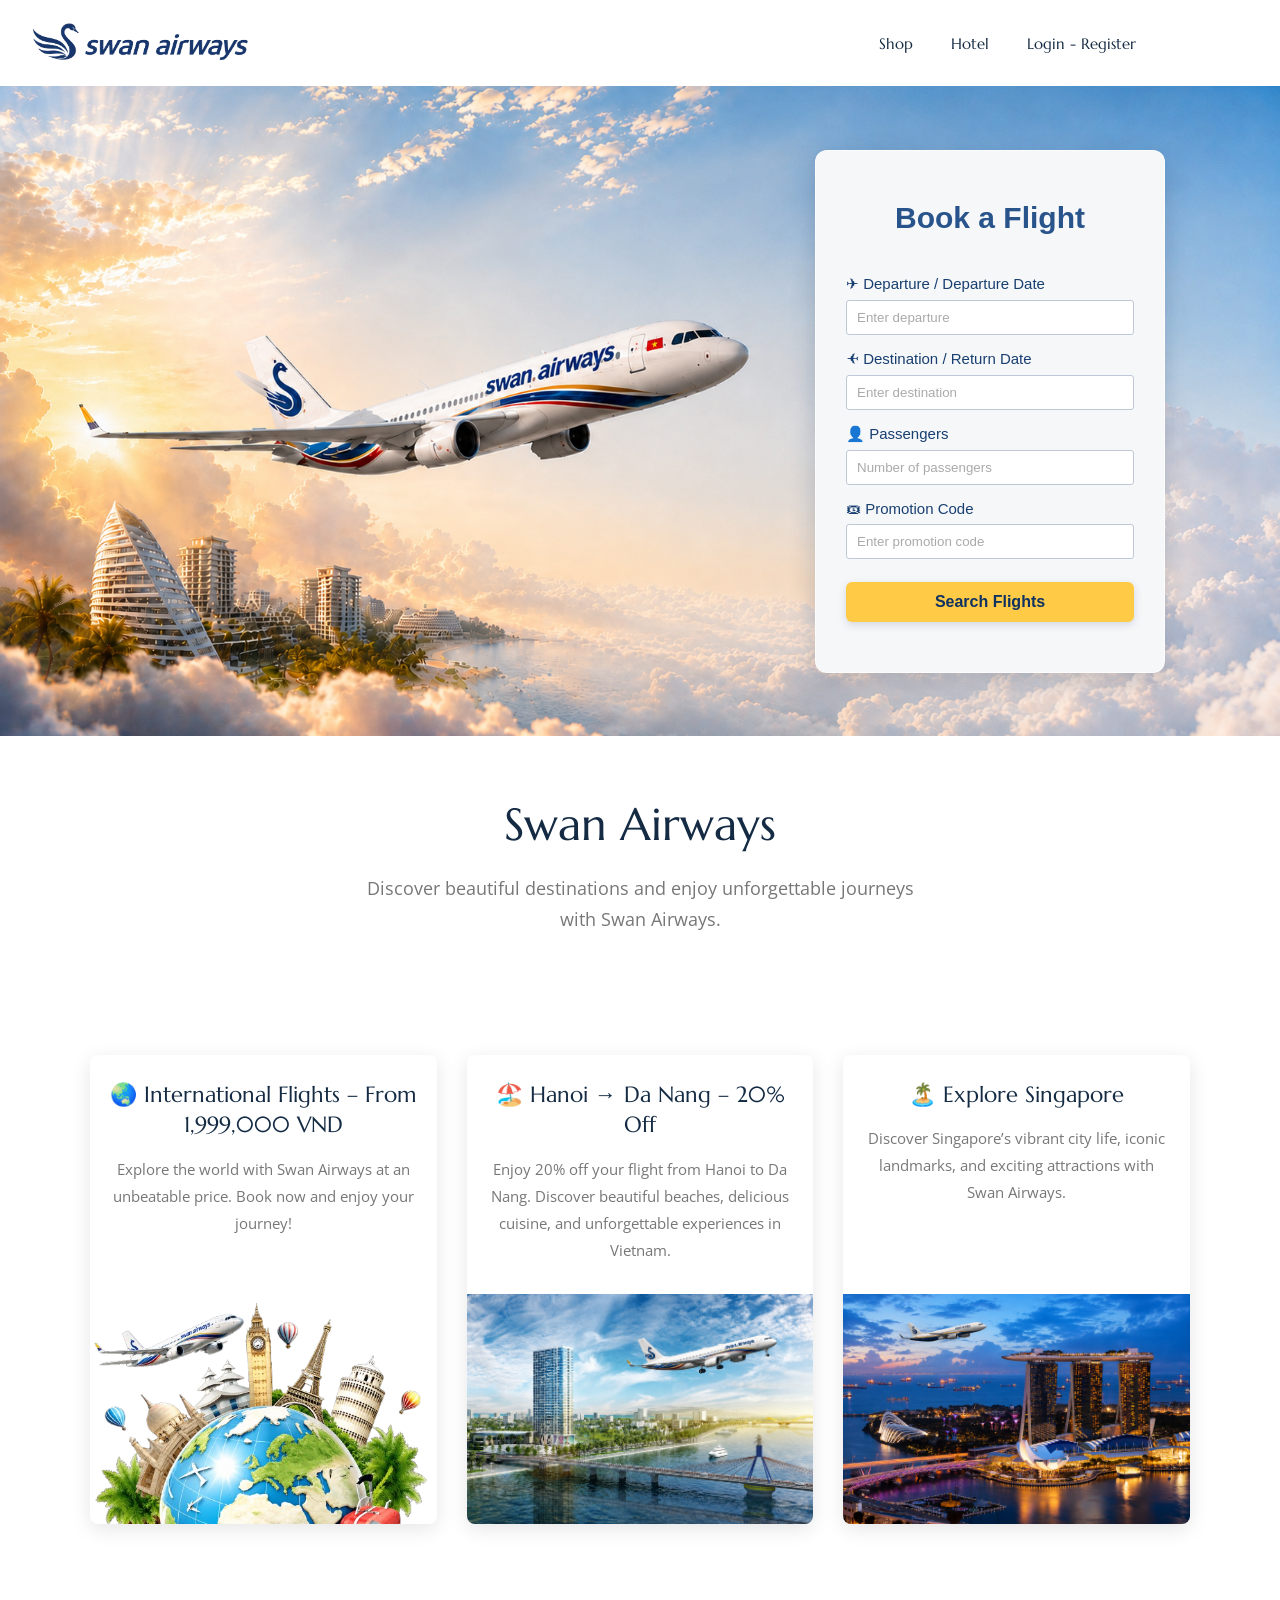
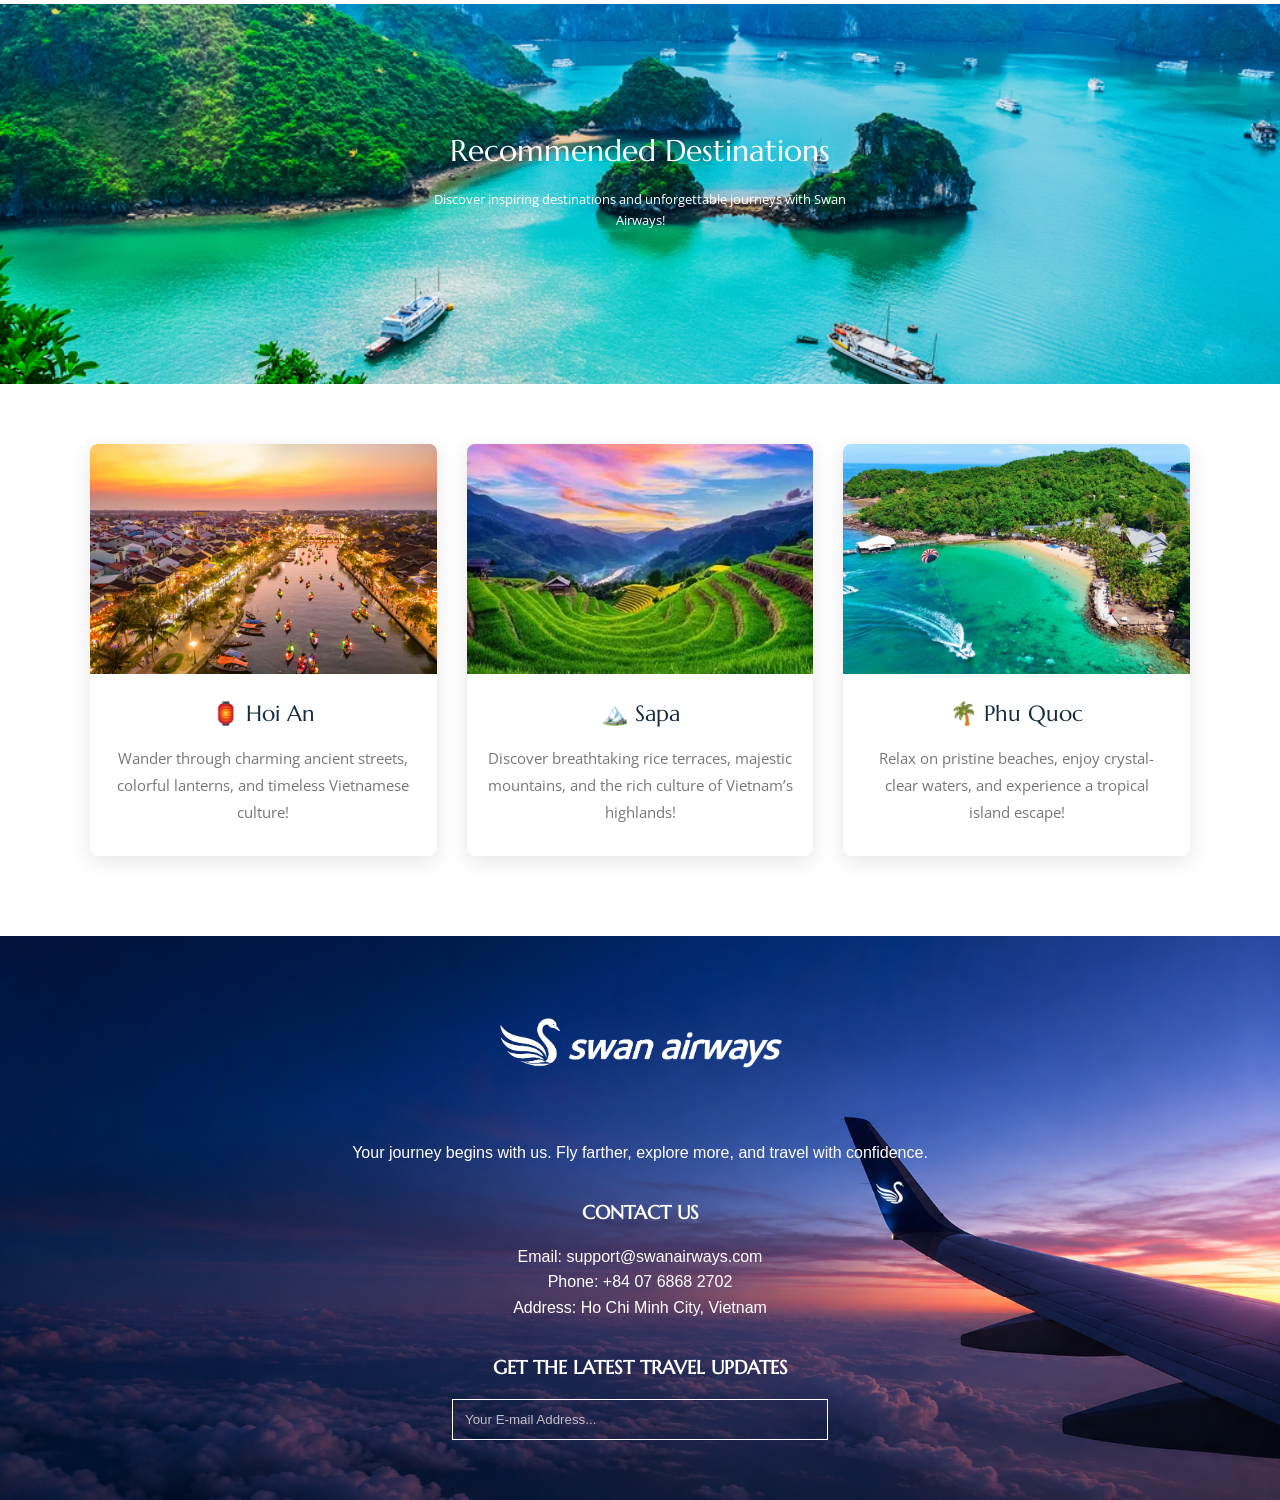
<file: index.html>
<!doctype html>
<html lang="en">
  <head>
    <meta charset="UTF-8" />
    <meta name="viewport" content="width=device-width, initial-scale=1.0" />

    <title>Swan Airways</title>

    <link rel="stylesheet" href="../assets/css/style.css" />

    <link rel="preconnect" href="https://fonts.googleapis.com" />
    <link rel="preconnect" href="https://fonts.gstatic.com" crossorigin />

    <link
      href="https://fonts.googleapis.com/css2?family=Marcellus&family=Open+Sans:wght@400;500;600&display=swap"
      rel="stylesheet"
    />
  </head>

  <body>
    <!-- ================= HEADER ================= -->

    <header id="header">
      <div class="container">
        <a href="../pages/index.html" class="logo-link">
          <img
            src="../assets/images/logo-light.png"
            alt="Swan Airways"
            class="logo"
          />
        </a>

        <nav class="nav-bar">
          <a href="../pages/shop.html">Shop</a>

          <a href="../pages/hotel.html">Hotel</a>

          <a href="../pages/login.html">Login - Register</a>
        </nav>
      </div>
    </header>

    <!-- ================= BOOKING ================= -->

    <section id="main">
      <form action="" id="Booking-form">
        <h2>Book a Flight</h2>

        <div class="input-groupb">
          <label for="departure"> ✈︎ Departure / Departure Date </label>

          <input type="text" id="departure" placeholder="Enter departure" />
        </div>

        <div class="input-groupb">
          <label for="destination">
            <span class="flight-return">✈︎</span>

            Destination / Return Date
          </label>

          <input type="text" id="destination" placeholder="Enter destination" />
        </div>

        <div class="input-groupb">
          <label for="passenger"> 👤 Passengers </label>

          <input
            type="text"
            id="passenger"
            placeholder="Number of passengers"
          />
        </div>

        <div class="input-groupb">
          <label for="promotion"> 🎟 Promotion Code </label>

          <input
            type="text"
            id="promotion"
            placeholder="Enter promotion code"
          />
        </div>

        <button type="submit" class="Booking-btn">Search Flights</button>
      </form>
    </section>

    <!-- ================= HERO ================= -->

    <section id="hero-section">
      <div class="container">
        <h1 class="hero-heading">Swan Airways</h1>

        <p class="hero-desc">
          Discover beautiful destinations and enjoy unforgettable journeys with
          Swan Airways.
        </p>
      </div>
    </section>

    <!-- ================= 3 CARD ================= -->

    <section class="features">
      <!-- CARD 1 -->

      <div class="featcard">
        <div class="featcard-content">
          <h3>🌏 International Flights – From 1,999,000 VND</h3>

          <p>
            Explore the world with Swan Airways at an unbeatable price. Book now
            and enjoy your journey!
          </p>
        </div>

        <img src="../assets/images/c1.png" alt="International Flights" />
      </div>

      <!-- CARD 2 -->

      <div class="featcard">
        <div class="featcard-content">
          <h3>🏖️ Hanoi → Da Nang – 20% Off</h3>

          <p>
            Enjoy 20% off your flight from Hanoi to Da Nang. Discover beautiful
            beaches, delicious cuisine, and unforgettable experiences in
            Vietnam.
          </p>
        </div>

        <img src="../assets/images/c2.png" alt="Hanoi to Da Nang" />
      </div>

      <!-- CARD 3 -->

      <div class="featcard">
        <div class="featcard-content">
          <h3>🏝️ Explore Singapore</h3>

          <p>
            Discover Singapore’s vibrant city life, iconic landmarks, and
            exciting attractions with Swan Airways.
          </p>
        </div>

        <img src="../assets/images/c3.png" alt="Explore Singapore" />
      </div>
    </section>

    <!-- ================= RECOMMENDED DESTINATIONS BANNER ================= -->

    <section class="coffee-products">
      <div class="coffee-products-content">
        <h2>Recommended Destinations</h2>

        <p>
          Discover inspiring destinations and unforgettable journeys with Swan
          Airways!
        </p>
      </div>
    </section>

    <!-- ================= DESTINATION CARDS ================= -->

    <div class="blog-list">
      <!-- ================= HOI AN ================= -->

      <div class="blog-card">
        <img src="../assets/images/ha1.avif" alt="Hoi An" />

        <div class="blog-card-content">
          <h3>🏮 Hoi An</h3>

          <p>
            Wander through charming ancient streets, colorful lanterns, and
            timeless Vietnamese culture!
          </p>
        </div>
      </div>

      <!-- ================= SAPA ================= -->

      <div class="blog-card">
        <img src="../assets/images/SP.webp" alt="Sapa" />

        <div class="blog-card-content">
          <h3>🏔️ Sapa</h3>

          <p>
            Discover breathtaking rice terraces, majestic mountains, and the
            rich culture of Vietnam’s highlands!
          </p>
        </div>
      </div>

      <!-- ================= PHU QUOC ================= -->

      <div class="blog-card">
        <img src="../assets/images/PQ.webp" alt="Phu Quoc" />

        <div class="blog-card-content">
          <h3>🌴 Phu Quoc</h3>

          <p>
            Relax on pristine beaches, enjoy crystal-clear waters, and
            experience a tropical island escape!
          </p>
        </div>
      </div>
    </div>

    <!-- ================= FOOTER ================= -->

    <footer id="footer">
      <img src="../assets/images/logo-light2.png" alt="Swan Airways" />

      <p>
        Your journey begins with us. Fly farther, explore more, and travel with
        confidence.
      </p>

      <h3>CONTACT US</h3>

      <p>
        Email: support@swanairways.com
        <br />

        Phone: +84 07 6868 2702
        <br />

        Address: Ho Chi Minh City, Vietnam
      </p>

      <h3>GET THE LATEST TRAVEL UPDATES</h3>

      <div class="input-group">
        <label for="footer-email"> Email </label>

        <input
          type="email"
          id="footer-email"
          placeholder="Your E-mail Address..."
        />
      </div>
    </footer>
  </body>
</html>
</file>
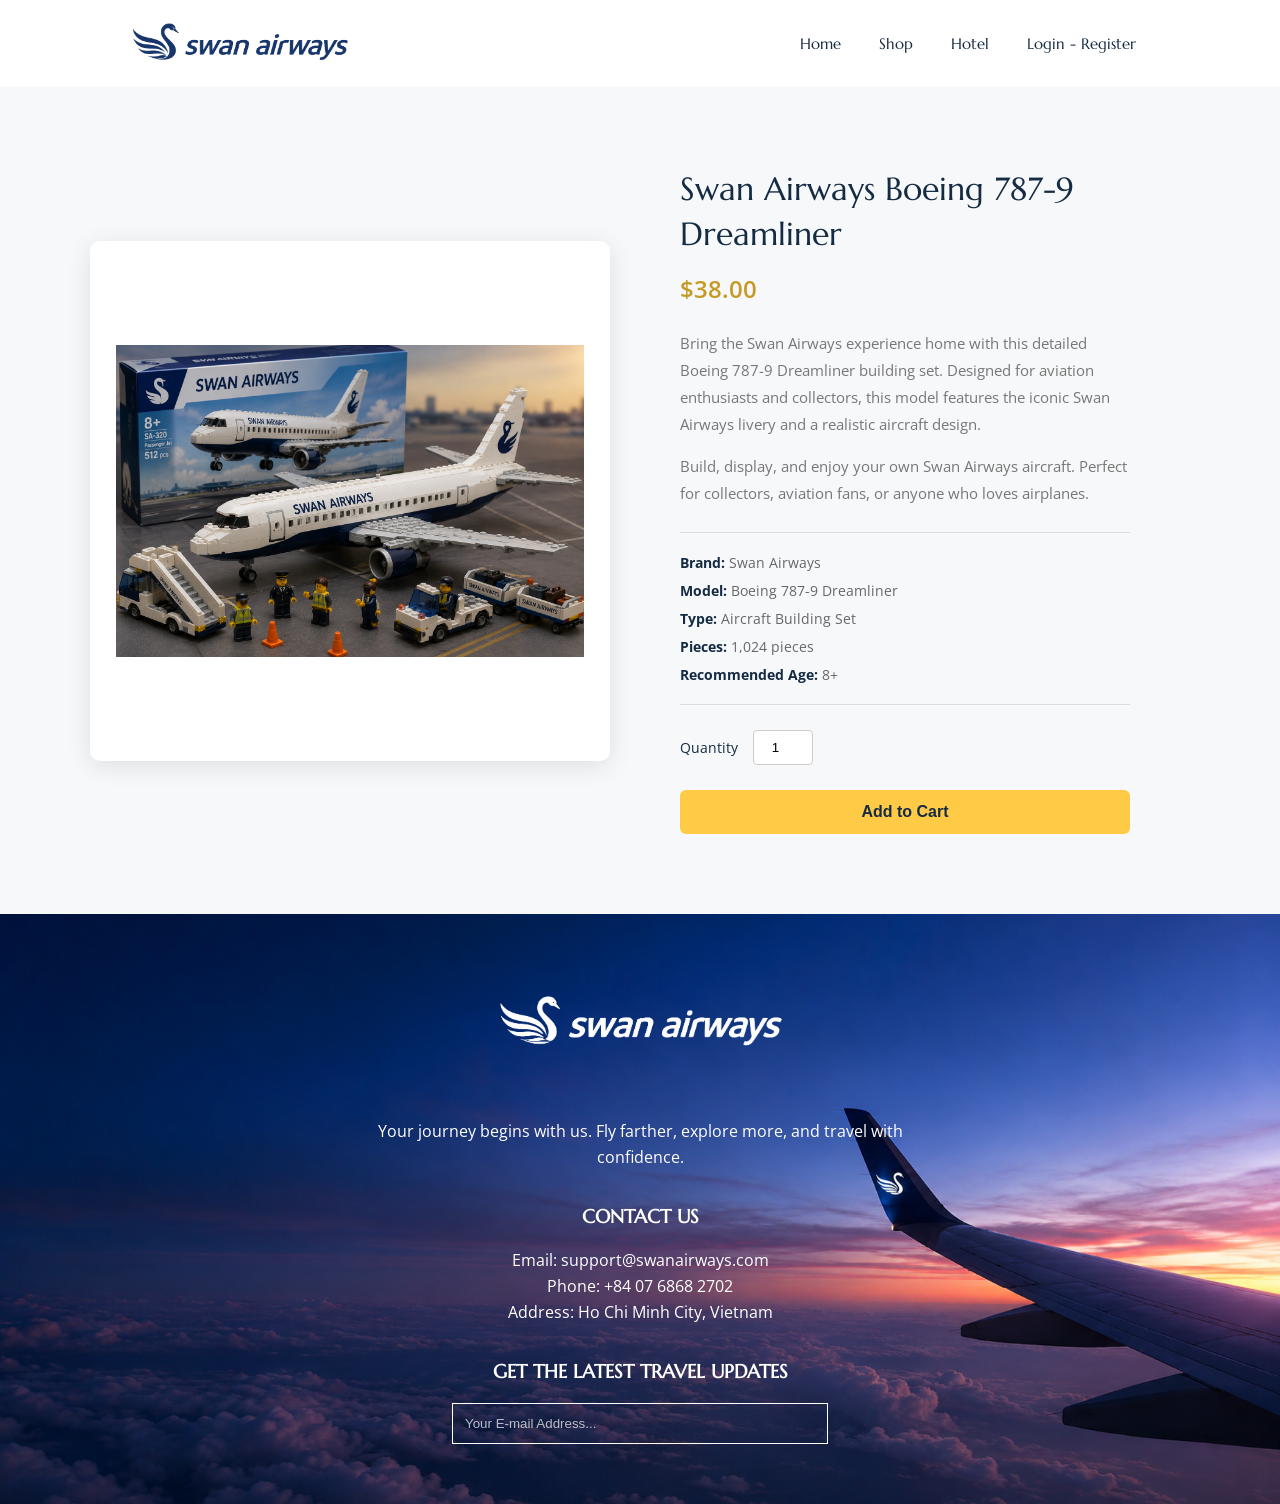
<file: pages/detail.html>
<!doctype html>
<html lang="en">
  <head>
    <meta charset="UTF-8" />
    <meta name="viewport" content="width=device-width, initial-scale=1.0" />

    <title>Swan Airways Boeing 787-9 Dreamliner</title>

    <link rel="stylesheet" href="../../assets/css/detail.css" />

    <link rel="preconnect" href="https://fonts.googleapis.com" />
    <link rel="preconnect" href="https://fonts.gstatic.com" crossorigin />

    <link
      href="https://fonts.googleapis.com/css2?family=Marcellus&family=Open+Sans:wght@400;500;600&display=swap"
      rel="stylesheet"
    />
  </head>

  <body>
    <!-- ================= PREMIUM HEADER ================= -->

    <header id="header">
      <div class="container">
        <a href="../pages/index.html" class="logo-link">
          <img
            src="../assets/images/logo-light.png"
            alt="Swan Airways"
            class="logo"
          />
        </a>

        <nav class="nav-bar">
          <a href="../pages/index.html">Home</a>
          <a href="../pages/shop.html">Shop</a>
          <a href="../pages/hotel.html">Hotel</a>

          <a href="../pages/login.html">Login - Register</a>
        </nav>
      </div>
    </header>

    <!-- ================= PRODUCT DETAIL ================= -->

    <section class="product-detail">
      <div class="product-detail-container">
        <div class="product-image">
          <img
            id="product-image"
            src="../assets/images/lego1.png"
            alt="Swan Airways Boeing 787-9 Dreamliner"
          />
        </div>

        <div class="product-info">
          <h1 id="product-name">Swan Airways Boeing 787-9 Dreamliner</h1>

          <p class="price" id="product-price">$38.00</p>

          <p class="description" id="product-description">
            Bring the Swan Airways experience home with this detailed Boeing
            787-9 Dreamliner building set. Designed for aviation enthusiasts and
            collectors, this model features the iconic Swan Airways livery and a
            realistic aircraft design.
          </p>

          <p class="description" id="product-description-2">
            Build, display, and enjoy your own Swan Airways aircraft. Perfect
            for collectors, aviation fans, or anyone who loves airplanes.
          </p>

          <!-- PRODUCT SPECS -->

          <div class="product-specs">
            <p>
              <strong>Brand:</strong>
              <span id="product-brand">Swan Airways</span>
            </p>

            <p>
              <strong>Model:</strong>
              <span id="product-model"> Boeing 787-9 Dreamliner </span>
            </p>

            <p>
              <strong>Type:</strong>
              <span id="product-type"> Aircraft Building Set </span>
            </p>

            <p>
              <strong>Pieces:</strong>
              1,024 pieces
            </p>

            <p>
              <strong>Recommended Age:</strong>
              <span id="product-age">8+</span>
            </p>
          </div>

          <!-- QUANTITY -->

          <div class="quantity">
            <label for="quantity"> Quantity </label>

            <input type="number" id="quantity" value="1" min="1" />
          </div>

          <!-- ADD TO CART -->

          <button type="button" class="add-cart">Add to Cart</button>
        </div>
      </div>
    </section>

    <!-- ================= FOOTER ================= -->

    <footer id="footer">
      <img src="../assets/images/logo-light2.png" alt="Swan Airways" />

      <p>
        Your journey begins with us. Fly farther, explore more, and travel with
        confidence.
      </p>

      <h3>CONTACT US</h3>

      <p>
        Email: support@swanairways.com
        <br />
        Phone: +84 07 6868 2702
        <br />
        Address: Ho Chi Minh City, Vietnam
      </p>

      <h3>GET THE LATEST TRAVEL UPDATES</h3>

      <div class="input-group">
        <label for="footer-email"> Email </label>

        <input
          type="email"
          id="footer-email"
          placeholder="Your E-mail Address..."
        />
      </div>
    </footer>

    <!-- ================= JAVASCRIPT ================= -->

    <script>
      const products = {
        boeing: {
          image: "../assets/images/lego1.png",
          name: "Swan Airways Boeing 787-9 Dreamliner",
          price: "$38.00",
          description:
            "Bring the Swan Airways experience home with this detailed Boeing 787-9 Dreamliner building set. Designed for aviation enthusiasts and collectors, this model features the iconic Swan Airways livery and a realistic aircraft design.",
          description2:
            "Build, display, and enjoy your own Swan Airways aircraft. Perfect for collectors, aviation fans, or anyone who loves airplanes.",
          brand: "Swan Airways",
          type: "Aircraft Building Set",
          model: "Boeing 787-9 Dreamliner",
          age: "8+",
        },

        "airport-set": {
          image: "../assets/images/lego2.png",
          name: "Swan Airways Airport Complete Set",
          price: "$199.00",
          description:
            "Create your own Swan Airways airport with this complete airport building set.",
          description2:
            "Perfect for aviation fans, collectors, and anyone who enjoys building detailed airport scenes.",
          brand: "Swan Airways",
          type: "Airport Building Set",
          model: "Airport Complete Set",
          age: "8+",
        },

        bus: {
          image: "../assets/images/lego3.png",
          name: "Swan Airways Airport Bus",
          price: "$25.00",
          description:
            "A detailed Swan Airways airport bus designed to complete your airport collection.",
          description2:
            "A great addition to your airport display and aviation collection.",
          brand: "Swan Airways",
          type: "Airport Vehicle",
          model: "Airport Bus",
          age: "8+",
        },

        dc9: {
          image: "../assets/images/lego 4.png",
          name: "Swan Airways DC-9",
          price: "$79.00",
          description:
            "A detailed Swan Airways DC-9 aircraft model made for aviation enthusiasts and collectors.",
          description2:
            "Display this classic aircraft model as part of your Swan Airways collection.",
          brand: "Swan Airways",
          type: "Aircraft Building Set",
          model: "DC-9",
          age: "8+",
        },

        h135: {
          image: "../assets/images/lego 5.png",
          name: "Swan Airways Airbus H135",
          price: "$59.00",
          description:
            "A detailed Airbus H135 model featuring the Swan Airways design.",
          description2:
            "Perfect for collectors and aviation fans who love helicopters.",
          brand: "Swan Airways",
          type: "Helicopter Building Set",
          model: "Airbus H135",
          age: "8+",
        },

        atr: {
          image: "../assets/images/lego6.png",
          name: "Swan Airways ATR 72-600",
          price: "$69.00",
          description:
            "Build your own Swan Airways ATR 72-600 with this detailed aircraft model.",
          description2:
            "A great collectible for regional aviation enthusiasts.",
          brand: "Swan Airways",
          type: "Aircraft Building Set",
          model: "ATR 72-600",
          age: "8+",
        },

        polo: {
          image: "../assets/images/s7.png",
          name: "Swan Airways Premium Polo",
          price: "$29.00",
          description:
            "A premium Swan Airways polo shirt designed with a clean and elegant airline-inspired style.",
          description2:
            "Perfect for travel, casual wear, or Swan Airways fans.",
          brand: "Swan Airways",
          type: "Apparel",
          model: "Premium Polo",
          age: "All ages",
        },

        chino: {
          image: "../assets/images/t.png",
          name: "Swan Airways Premium Chino Pants",
          price: "$39.90",
          description:
            "Comfortable and stylish Swan Airways premium chino pants.",
          description2: "Designed for a smart casual look and everyday travel.",
          brand: "Swan Airways",
          type: "Apparel",
          model: "Premium Chino Pants",
          age: "All ages",
        },

        backpack: {
          image: "../assets/images/b.png",
          name: "Swan Airways Premium Backpack",
          price: "$49.90",
          description:
            "A practical Swan Airways premium backpack designed for travel and everyday use.",
          description2:
            "Carry your essentials comfortably while showing your Swan Airways style.",
          brand: "Swan Airways",
          type: "Travel Accessory",
          model: "Premium Backpack",
          age: "All ages",
        },
      };

      /* =========================
         GET PRODUCT FROM URL
      ========================= */

      const params = new URLSearchParams(window.location.search);

      const productKey = params.get("product");

      const product = products[productKey];

      /* =========================
         DISPLAY PRODUCT
      ========================= */

      if (product) {
        document.getElementById("product-image").src = product.image;

        document.getElementById("product-image").alt = product.name;

        document.getElementById("product-name").textContent = product.name;

        document.getElementById("product-price").textContent = product.price;

        document.getElementById("product-description").textContent =
          product.description;

        document.getElementById("product-description-2").textContent =
          product.description2;

        document.getElementById("product-brand").textContent = product.brand;

        document.getElementById("product-type").textContent = product.type;

        document.getElementById("product-model").textContent = product.model;

        document.getElementById("product-age").textContent = product.age;

        document.title = product.name;
      }
    </script>
  </body>
</html>
</file>
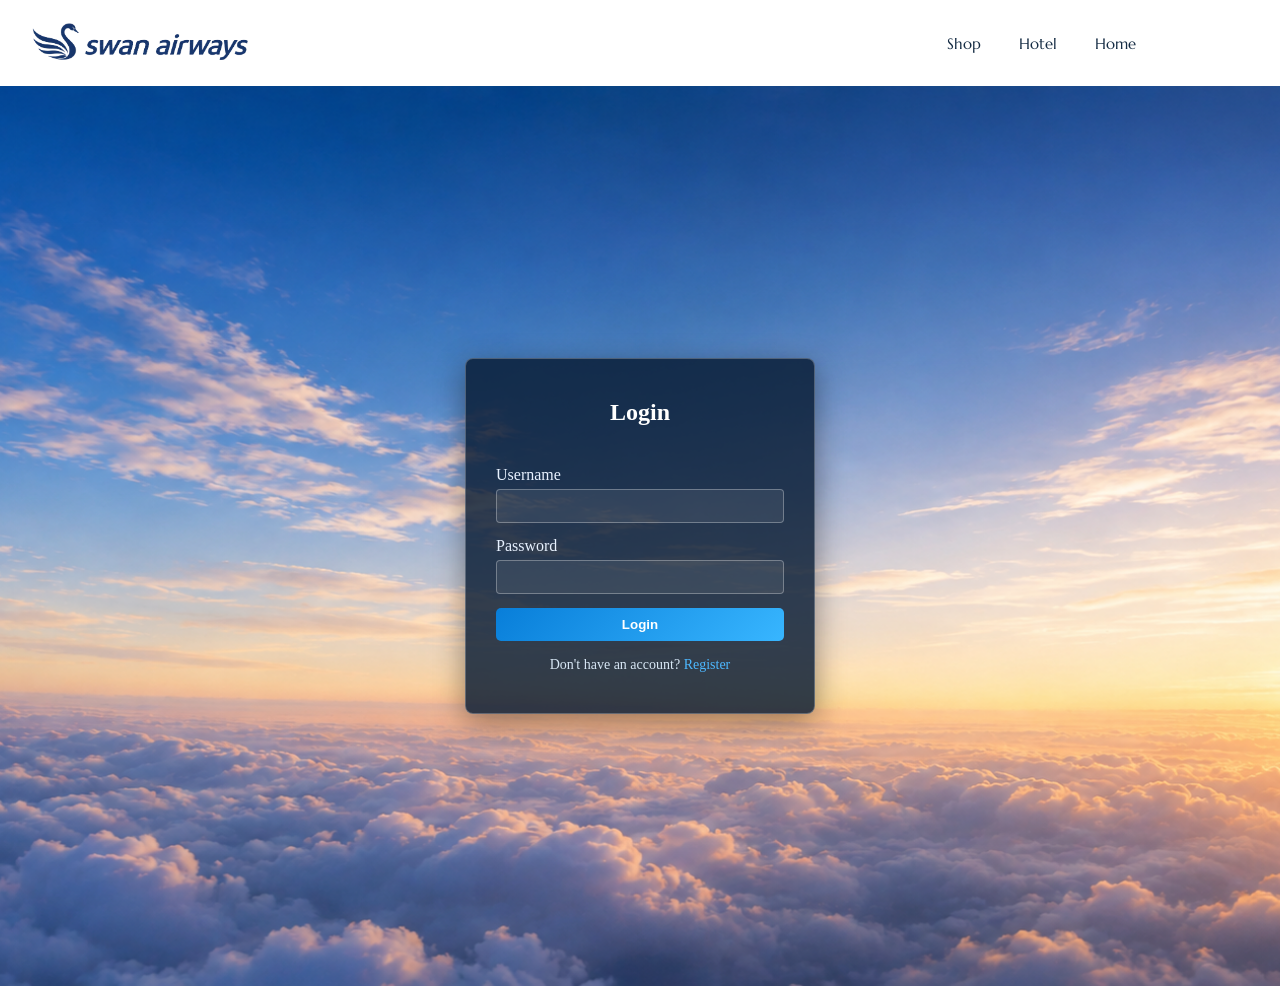
<file: pages/login.html>
<!doctype html>
<html lang="en">
  <head>
    <meta charset="UTF-8" />
    <meta name="viewport" content="width=device-width, initial-scale=1.0" />
    <title>Login</title>
    <link rel="stylesheet" href="../assets/css/login.css" />
    <link rel="preconnect" href="https://fonts.googleapis.com" />
    <link rel="preconnect" href="https://fonts.gstatic.com" />

    <link
      href="https://fonts.googleapis.com/css2?family=Marcellus&family=Open+Sans:wght@400;500;600&display=swap"
      rel="stylesheet"
    />
  </head>
  <body>
    <!-- ================= HEADER ================= -->

    <header id="header">
      <div class="container">
        <a href="../pages/index.html" class="logo-link">
          <img
            src="../assets/images/logo-light.png"
            alt="Swan Airways"
            class="logo"
          />
        </a>

        <nav class="nav-bar">
          <a href="../pages/shop.html">Shop</a>

          <a href="../pages/hotel.html">Hotel</a>

          <a href="../pages/index.html">Home</a>
        </nav>
      </div>
    </header>
    <div id="main">
      <form action="" id="login-form">
        <h2><span>Login</span></h2>
        <div class="input-group">
          <label for="Username">Username</label>
          <input type="Username" id="Username" />
        </div>
        <div class="input-group">
          <label for="password">Password</label>
          <input type="password" id="password" />
        </div>
        <button class="login-btn">Login</button>

        <p class="nav">
          Don't have an account? <a href="../pages/register.html">Register</a>
        </p>
      </form>
    </div>
  </body>
</html>
</file>
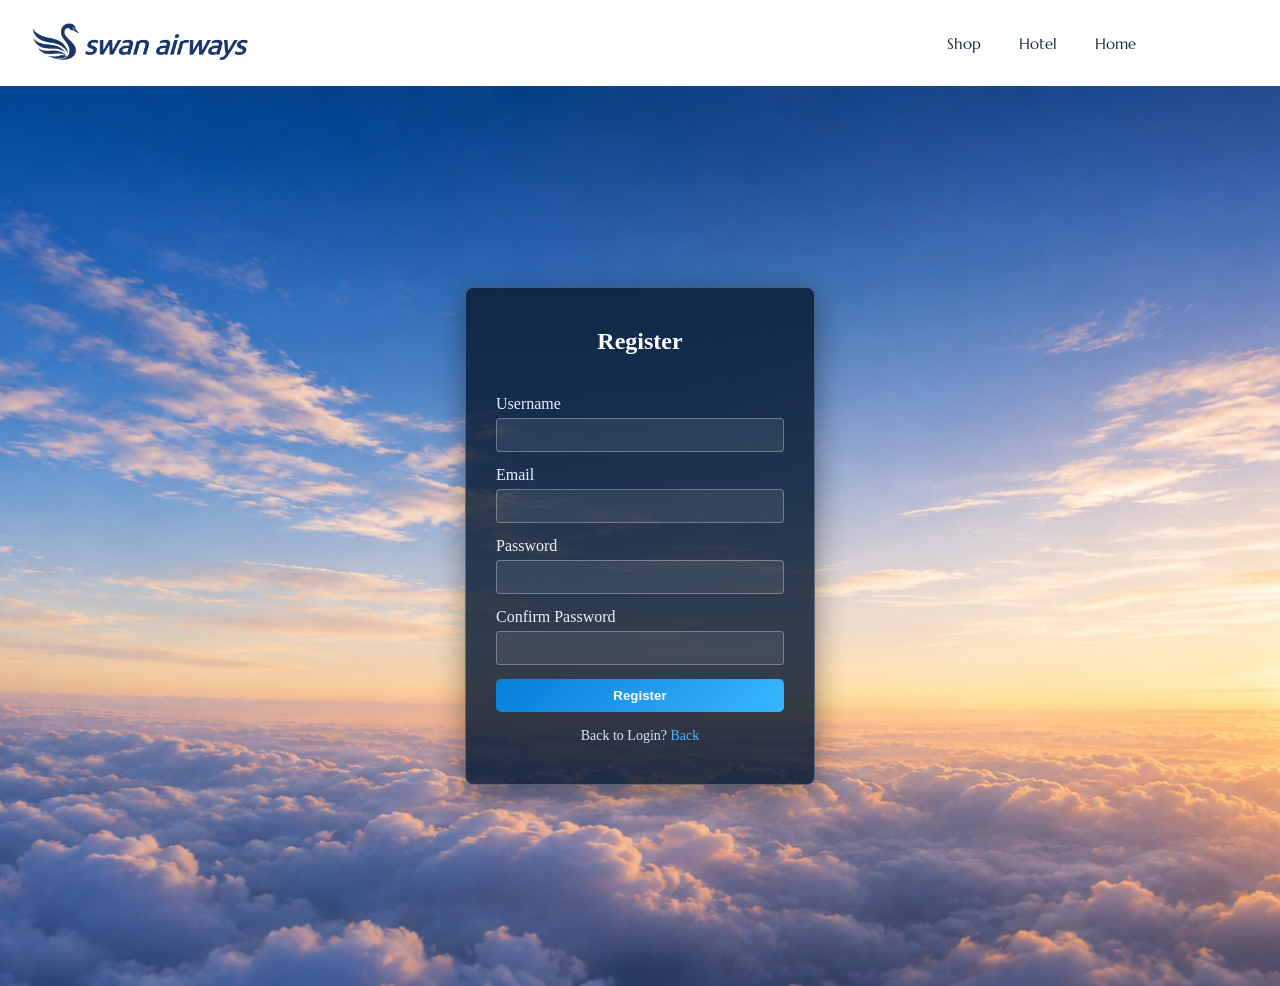
<file: pages/register.html>
<!doctype html>
<html lang="en">
  <head>
    <meta charset="UTF-8" />
    <meta name="viewport" content="width=device-width, initial-scale=1.0" />
    <title>Login</title>
    <link rel="stylesheet" href="../assets/css/register.css" />
    <link rel="preconnect" href="https://fonts.googleapis.com" />
    <link rel="preconnect" href="https://fonts.gstatic.com" />

    <link
      href="https://fonts.googleapis.com/css2?family=Marcellus&family=Open+Sans:wght@400;500;600&display=swap"
      rel="stylesheet"
    />
  </head>
<header id="header">
      <div class="container">
        <a href="../pages/index.html" class="logo-link">
          <img
            src="../assets/images/logo-light.png"
            alt="Swan Airways"
            class="logo"
          />
        </a>

        <nav class="nav-bar">
          <a href="../pages/shop.html">Shop</a>

          <a href="../pages/hotel.html">Hotel</a>

          <a href="../pages/index.html">Home</a>
        </nav>
      </div>
    </header>
  <body>
    <div id="main">
      <form action="" id="login-form">
        <h2><span>Register </span></h2>
        <div class="input-group">
          <label for="Username">Username</label>
          <input type="Username" id="Username" />
        </div>

        <div class="input-group">
          <label for="email">Email</label>
          <input type="email" id="email" />
        </div>

        <div class="input-group">
          <label for="password">Password</label>
          <input type="password" id="password" />
        </div>

        <div class="input-group">
          <label for="confirm-password">Confirm Password</label>
          <input type="confirm-password" id="confirm-password" />
        </div>
        <button class="login-btn">Register</button>

        <p class="nav">Back to Login? <a href="../pages/login.html">Back</a></p>
      </form>
    </div>
  </body>
</html>
</file>
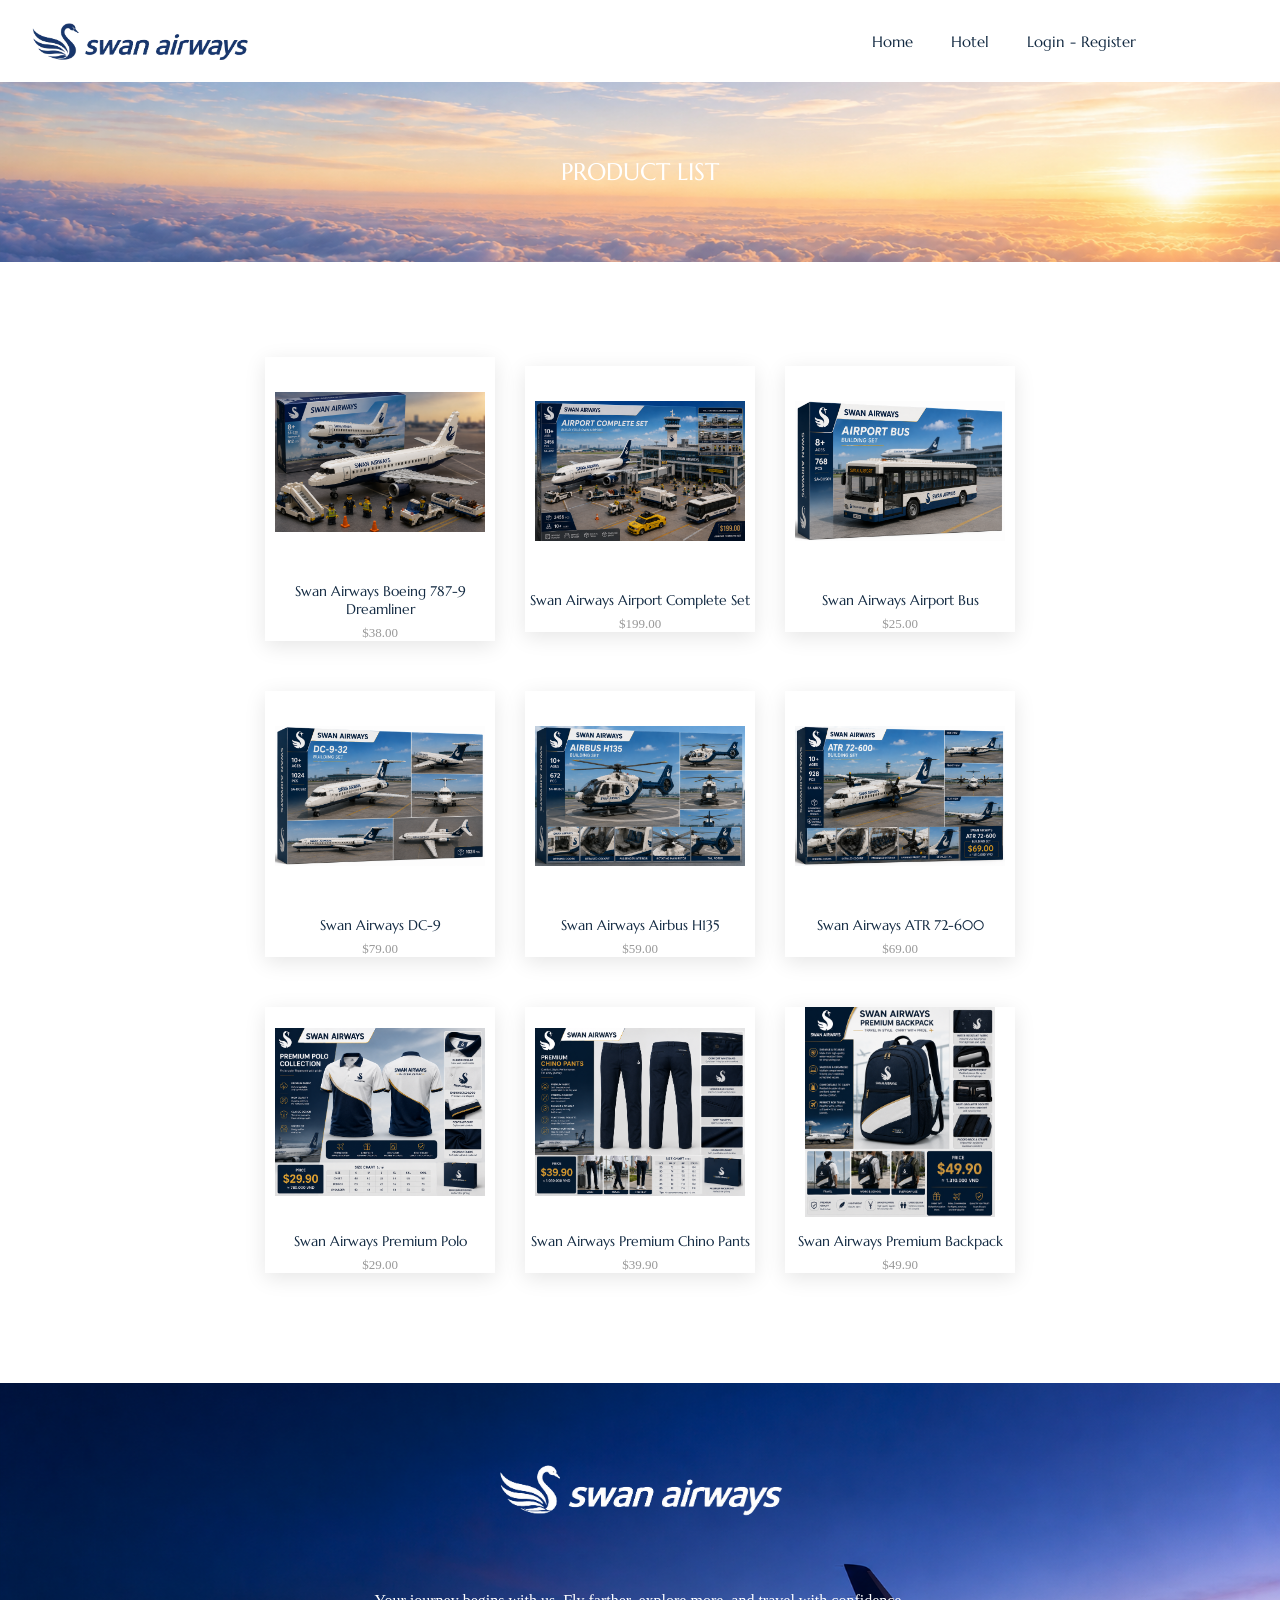
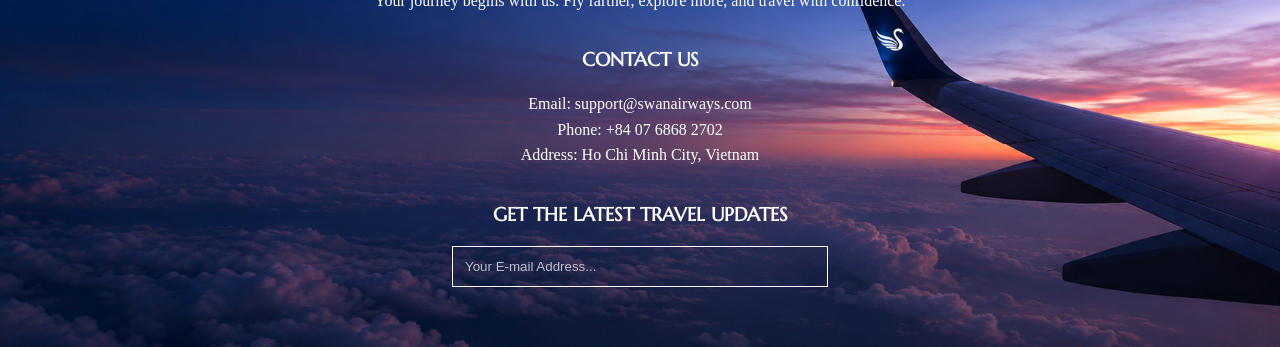
<file: pages/shop.html>
<!doctype html>
<html lang="en">
  <head>
    <meta charset="UTF-8" />
    <meta name="viewport" content="width=device-width, initial-scale=1.0" />
    <title>Document</title>

    <link rel="stylesheet" href="../assets/css/shop.css" />

    <link rel="preconnect" href="https://fonts.googleapis.com" />
    <link rel="preconnect" href="https://fonts.gstatic.com" crossorigin />

    <link
      href="https://fonts.googleapis.com/css2?family=Marcellus&display=swap"
      rel="stylesheet"
    />
  </head>

  <body>

    <!-- ================= HEADER ================= -->

    <header id="header">
      <div class="container">

        <a href="../pages/index.html" class="logo-link">
          <img
            src="../assets/images/logo-light.png"
            alt="Swan Airways"
            class="logo"
          />
        </a>

        <nav class="nav-bar">
          <a href="../pages/index.html">Home</a>

 

          <a href="../pages/hotel.html">Hotel</a>



          <a href="../pages/login.html">Login - Register</a>


        </nav>

      </div>
    </header>


    <!-- SHOP BANNER -->

    <section class="shopp-banner">
      <h1>PRODUCT LIST</h1>
    </section>


    <!-- SHOP -->

    <section class="shop">
      <div class="shop-products">

        <div class="shop-top"></div>

        <!-- PRODUCTS -->

        <div class="product-row">

          <div class="product">
            <a href="../pages/detail.html?product=boeing">
              <img src="../assets/images/lego1.png" alt="" />
            </a>

            <h3>Swan Airways Boeing 787-9 Dreamliner</h3>
            <p>$38.00</p>
          </div>


          <div class="product">
            <a href="../pages/detail.html?product=airport-set">
              <img src="../assets/images/lego2.png" alt="" />
            </a>

            <h3>Swan Airways Airport Complete Set</h3>
            <p>$199.00</p>
          </div>


          <div class="product">
            <a href="../pages/detail.html?product=bus">
              <img src="../assets/images/lego3.png" alt="" />
            </a>

            <h3>Swan Airways Airport Bus</h3>
            <p>$25.00</p>
          </div>

        </div>


        <div class="product-row">

          <div class="product">
            <a href="../pages/detail.html?product=dc9">
              <img src="../assets/images/lego 4.png" alt="" />
            </a>

            <h3>Swan Airways DC-9</h3>
            <p>$79.00</p>
          </div>


          <div class="product">
            <a href="../pages/detail.html?product=h135">
              <img src="../assets/images/lego 5.png" alt="" />
            </a>

            <h3>Swan Airways Airbus H135</h3>
            <p>$59.00</p>
          </div>


          <div class="product">
            <a href="../pages/detail.html?product=atr">
              <img src="../assets/images/lego6.png" alt="" />
            </a>

            <h3>Swan Airways ATR 72-600</h3>
            <p>$69.00</p>
          </div>

        </div>


        <div class="product-row">

          <div class="product">
            <a href="../pages/detail.html?product=polo">
              <img src="../assets/images/s7.png" alt="" />
            </a>

            <h3>Swan Airways Premium Polo</h3>
            <p>$29.00</p>
          </div>


          <div class="product">
            <a href="../pages/detail.html?product=chino">
              <img src="../assets/images/t.png" alt="" />
            </a>

            <h3>Swan Airways Premium Chino Pants</h3>
            <p>$39.90</p>
          </div>


          <div class="product">
            <a href="../pages/detail.html?product=backpack">
              <img src="../assets/images/b.png" alt="" />
            </a>

            <h3>Swan Airways Premium Backpack</h3>
            <p>$49.90</p>
          </div>

        </div>

      </div>
    </section>


    <!-- ================= FOOTER ================= -->

    <footer id="footer">

      <img
        src="../assets/images/logo-light2.png"
        alt="Swan Airways"
      />

      <p>
        Your journey begins with us. Fly farther, explore more, and travel with
        confidence.
      </p>

      <h3>CONTACT US</h3>

      <p>
        Email: support@swanairways.com
        <br />

        Phone: +84 07 6868 2702
        <br />

        Address: Ho Chi Minh City, Vietnam
      </p>

      <h3>GET THE LATEST TRAVEL UPDATES</h3>

      <div class="input-group">

        <label for="footer-email">
          Email
        </label>

        <input
          type="email"
          id="footer-email"
          placeholder="Your E-mail Address..."
        />

      </div>

    </footer>

  </body>
</html>
</file>
<file: assets/css/style.css>
/* =====================================================
   RESET
===================================================== */

* {
   margin: 0;
   padding: 0;
   box-sizing: border-box;
}

html {
   scroll-behavior: smooth;
}

body {
   font-family: Arial, sans-serif;
   background: white;
   color: #142b43;
}


/* =====================================================
   CONTAINER
===================================================== */

.container {
   width: 1024px;
   margin: auto;
}


/* =====================================================
   HEADER
===================================================== */

#header {
   background-color: white;
   padding: 20px 0;
   position: relative;
   z-index: 99;
}

#header .container {
   display: flex;
   justify-content: space-between;
   align-items: center;
}


/* LOGO */

.logo {
   width: 220px;
   height: auto;
   position: relative;
   left: -100px;
}


/* NAV */

.nav-bar {
   height: 100%;

   display: flex;
   align-items: center;

   gap: 6px;
}

.nav-bar a {
   position: relative;

   height: 100%;

   display: flex;
   align-items: center;

   padding: 0 16px;

   color: #142b43;

   text-decoration: none;

   font-family: "Marcellus", serif;

   font-size: 15px;

   white-space: nowrap;

   transition:
      color 0.3s ease,
      transform 0.3s ease;
}

.nav-bar a::after {
   content: "";

   position: absolute;

   left: 16px;
   right: 16px;
   bottom: 0px;

   height: 2px;

   background-color: #FFC709;

   transform: scaleX(0);

   transform-origin: center;

   transition: transform 0.3s ease;
}

.nav-bar a:hover {
   color: #9c7610;

   transform: translateY(-1px);
}

.nav-bar a:hover::after {
   transform: scaleX(1);
}


/* =====================================================
   BOOKING
===================================================== */

#main {
   min-height: 650px;

   display: flex;
   justify-content: center;
   align-items: center;

   padding: 20px 0;

   background-image: url(../images/hpdd.png);
   background-repeat: no-repeat;
   background-size: cover;
   background-position: center;

   background-color: rgb(240, 245, 250);
}


/* FORM */

#Booking-form {
   width: 350px;

   background-color: rgb(246, 247, 249);

   border: 1px solid rgba(255, 255, 255, 0.7);
   border-radius: 12px;

   color: rgb(15, 50, 96);

   padding: 50px 30px;

   position: relative;
   left: 350px;

   box-shadow:
      0 8px 25px rgba(15, 50, 96, 0.22);
}


/* TITLE */

#Booking-form h2 {
   text-align: center;

   margin-bottom: 40px;

   color: rgba(22, 68, 129, 0.92);

   font-size: 30px;
}


/* INPUT GROUP */

.input-groupb {
   display: flex;
   flex-direction: column;

   gap: 4px;

   margin-bottom: 15px;
}


/* LABEL */

.input-groupb label {
   color: rgb(24, 63, 112);

   font-size: 15px;

   font-weight: 500;

   margin-bottom: 3px;
}


/* INPUT */

.input-groupb input {
   height: 35px;

   background-color: white;

   border-radius: 3px;

   border: 1px solid rgb(190, 200, 215);

   color: rgb(15, 50, 96);

   padding: 5px 10px;
}

.input-groupb input::placeholder {
   color: #aaa;
}

.input-groupb input:focus {
   outline: solid 2px rgb(130, 165, 205);

   border-color: rgb(130, 165, 205);
}


/* RETURN ICON */

.flight-return {
   display: inline-block;
   transform: scaleX(-1);
}


/* BOOKING BUTTON */

.Booking-btn {
   width: 100%;

   background-color: rgb(255, 202, 70);

   color: rgb(15, 50, 96);

   border: none;

   border-radius: 6px;

   padding: 11px 20px;

   margin-top: 8px;

   font-size: 16px;

   font-weight: 600;

   cursor: pointer;

   box-shadow:
      0 3px 8px rgba(15, 50, 96, 0.15);

   transition: 0.3s;
}

.Booking-btn:hover {
   background-color: rgb(245, 185, 45);

   transform: translateY(-2px);
}


/* =====================================================
   HERO
===================================================== */

#hero-section {
   padding: 60px 0;

   background-color: white;
}

#hero-section .container {
   display: flex;

   justify-content: center;
   align-items: center;

   flex-direction: column;

   gap: 20px;

   text-align: center;
}

.hero-heading {
   font-family: "Marcellus", serif;

   font-size: 45px;

   font-weight: normal;

   color: #142b43;
}

.hero-desc {
   width: 550px;

   font-size: 18px;

   line-height: 1.7;

   font-family: "Open Sans", sans-serif;

   color: #777;

   text-align: center;
}


/* =====================================================
   PHẦN 2 - 3 CARD
===================================================== */

.features {
   width: 1100px;

   margin: 60px auto 80px;
   /* chỉnh khung cho khớp */

   display: flex;

   justify-content: center;

   align-items: stretch;

   gap: 30px;
}


/* CARD */

.featcard {
   width: 33.333%;

   display: flex;

   flex-direction: column;

   background-color: white;

   border-radius: 8px;

   overflow: hidden;

   box-shadow:
      0 5px 20px rgba(0, 0, 0, 0.10);

   transition: 0.3s;
}

.featcard img {
   width: 100%;
   height: 230px;
   object-fit: cover;
   object-position: center top;
   display: block;
}


/* CARD HOVER */

.featcard:hover {
   transform: translateY(-6px);
   /* khi để chuột vô nó sẽ có hiệu ứng lên xuống. */

   box-shadow:
      0 10px 30px rgba(0, 0, 0, 0.17);
}


/* CARD CONTENT */

.featcard-content {
   padding: 25px 20px 30px;

   text-align: center;

   flex: 1;
}


/* CARD TITLE */

.featcard-content h3 {
   font-family: "Marcellus", serif;

   font-size: 22px;

   font-weight: normal;

   line-height: 1.4;

   color: #142b43;

   margin-bottom: 15px;
}


/* CARD TEXT */

.featcard-content p {
   font-size: 15px;

   line-height: 1.8;

   color: #777;

   font-family: "Open Sans", sans-serif;
}


/* =====================================================
   COFFEE PRODUCTS
===================================================== */

.coffee-products {
   width: 100%;

   height: 380px;

   background-image:
      url(../images/Rd1.png);

   background-size: cover;

   background-position: center;

   display: flex;

   justify-content: center;

   align-items: center;

   text-align: center;
}

.coffee-products-content {
   color: white;
}

.coffee-products h2 {
   font-family: "Marcellus", serif;

   font-size: 30px;

   font-weight: normal;

   margin-bottom: 20px;
}

.coffee-products img {
   max-width: 100%;

   margin-bottom: 15px;
}

.coffee-products p {
   width: 450px;

   font-size: 13px;

   font-family: "Open Sans", sans-serif;

   line-height: 1.6;

   margin: 0 auto 25px;
}

.coffee-products button {
   padding: 10px 25px;

   background: transparent;

   color: white;

   border: 1px solid white;

   cursor: pointer;

   transition: 0.3s;
}

.coffee-products button:hover {
   background-color: white;

   color: #142b43;
}


/* =====================================================
   COFFEE BLOG
===================================================== */

.coffee-blog {
   width: 100%;

   padding: 80px 0;

   background: white;
}


/* BLOG TITLE */

.blog-Lorem {
   text-align: center;
}

.blog-Lorem h2 {
   font-family: "Marcellus", serif;

   font-size: 45px;

   font-weight: normal;

   color: #142b43;

   margin-bottom: 20px;
}

.blog-Lorem img {
   margin-bottom: 15px;
}

.blog-Lorem p {
   width: 600px;

   margin: auto;

   color: #777;

   font-size: 16px;

   line-height: 1.6;

   font-family: "Open Sans", sans-serif;
}


/* =====================================================
   RECOMMENDED DESTINATION CARDS
===================================================== */

.blog-list {
   width: 1100px;
   margin: 60px auto 80px;

   display: flex;
   gap: 30px;

   align-items: stretch;
}

.blog-card {
   width: 33.333%;

   display: flex;
   flex-direction: column;

   background-color: #fff;

   border-radius: 8px;
   overflow: hidden;

   box-shadow: 0 5px 20px rgba(0, 0, 0, 0.10);

   transition: 0.3s;
}

.blog-card:hover {
   transform: translateY(-6px);
   box-shadow: 0 10px 30px rgba(0, 0, 0, 0.17);
}

.blog-card img {
   width: 100%;
   height: 230px;

   object-fit: cover;
   object-position: center;

   display: block;
}

.blog-card-content {
   padding: 25px 20px 30px;

   text-align: center;

   flex: 1;
}

.blog-card-content h3 {
   font-family: "Marcellus", serif;

   font-size: 22px;
   font-weight: normal;
   line-height: 1.4;

   color: #142b43;

   margin-bottom: 15px;
}

.blog-card-content p {
   font-family: "Open Sans", sans-serif;

   font-size: 15px;
   line-height: 1.8;

   color: #777;

   margin: 0;
}


/* =====================================================
   FOOTER
===================================================== */

#footer {
   background-image:
      url(../images/ft.png);

   background-size: cover;

   background-position: center;

   color: white;

   text-align: center;

   padding: 60px 0;
}

#footer img {
   width: 300px;

   margin-bottom: 20px;
}

#footer p {
   width: 600px;

   margin: 20px auto;

   line-height: 1.6;
}

#footer h3 {
   margin-top: 35px;

   font-family: "Marcellus", serif;
}

#footer .input-group {
   width: 376px;

   margin: 20px auto 0;
}

#footer .input-group label {
   display: none;
}

#footer input {
   width: 100%;

   padding: 12px;

   background: none;

   border: 1px solid white;

   color: white;
}

#footer input::placeholder {
   color: rgba(255, 255, 255, 0.7);
}
</file>
<file: assets/css/detail.css>
/* =====================================================
   RESET
===================================================== */

* {
    margin: 0;
    padding: 0;
    box-sizing: border-box;
}

body {
    font-family: "Open Sans", sans-serif;
    background-color: white;
    color: #142b43;
}


/* =====================================================
   CONTAINER
===================================================== */

.container {
    width: 1024px;
    margin: auto;
}


/* =====================================================
   HEADER
===================================================== */

#header {
    background-color: white;
    padding: 20px 0;
}

#header .container {
    display: flex;
    justify-content: space-between;
    align-items: center;
}


/* LOGO */

.logo {
    width: 220px;
}


.nav-bar {
   height: 100%;

   display: flex;
   align-items: center;

   gap: 6px;
}

.nav-bar a {
   position: relative;

   height: 100%;

   display: flex;
   align-items: center;

   padding: 0 16px;

   color: #142b43;

   text-decoration: none;

   font-family: "Marcellus", serif;

   font-size: 15px;

   white-space: nowrap;

   transition:
      color 0.3s ease,
      transform 0.3s ease;
}

.nav-bar a::after {
   content: "";

   position: absolute;

   left: 16px;
   right: 16px;
   bottom: 0px;

   height: 2px;

   background-color: #FFC709;

   transform: scaleX(0);

   transform-origin: center;

   transition: transform 0.3s ease;
}

.nav-bar a:hover {
   color: #9c7610;

   transform: translateY(-1px);
}

.nav-bar a:hover::after {
   transform: scaleX(1);
}



/* =====================================================
   PRODUCT DETAIL
===================================================== */

.product-detail {
    width: 100%;
    padding: 80px 0;
    background-color: #f7f8fa;
}

.product-detail-container {
    width: 1100px;
    margin: auto;

    display: flex;
    align-items: center;
    gap: 70px;
}


/* =====================================================
   PRODUCT IMAGE
===================================================== */

.product-image {
    width: 520px;
    height: 520px;

    background-color: white;

    border-radius: 10px;

    display: flex;
    justify-content: center;
    align-items: center;

    box-shadow: 0 5px 25px rgba(0, 0, 0, 0.10);
}

.product-image img {
    width: 90%;
    height: 90%;

    object-fit: contain;
}


/* =====================================================
   PRODUCT INFO
===================================================== */

.product-info {
    width: 450px;
}

.product-info h1 {
    font-family: "Marcellus", serif;
    font-size: 32px;
    font-weight: normal;
    line-height: 1.4;

    color: #142b43;

    margin-bottom: 15px;
}


/* PRICE */

.price {
    font-size: 24px;
    font-weight: 600;

    color: #c59b25;

    margin-bottom: 25px;
}


/* DESCRIPTION */

.description {
    font-size: 15px;
    line-height: 1.8;

    color: #777;

    margin-bottom: 15px;
}


/* =====================================================
   PRODUCT SPECS
===================================================== */

.product-specs {
    margin-top: 25px;
    padding: 20px 0;

    border-top: 1px solid #ddd;
    border-bottom: 1px solid #ddd;
}

.product-specs p {
    font-size: 14px;
    color: #666;

    margin-bottom: 9px;
}

.product-specs p:last-child {
    margin-bottom: 0;
}

.product-specs strong {
    color: #142b43;
}


/* =====================================================
   QUANTITY
===================================================== */

.quantity {
    display: flex;
    align-items: center;

    gap: 15px;

    margin-top: 25px;
}

.quantity label {
    font-size: 14px;
    color: #142b43;
}

.quantity input {
    width: 60px;
    padding: 9px;

    border: 1px solid #ccc;
    border-radius: 4px;

    text-align: center;
}


/* =====================================================
   ADD TO CART
===================================================== */

.add-cart {
    width: 100%;

    margin-top: 25px;

    padding: 13px 20px;

    background-color: #ffca46;

    color: #142b43;

    border: none;
    border-radius: 6px;

    font-size: 16px;
    font-weight: 600;

    cursor: pointer;
}

.add-cart:hover {
    background-color: #f5b92d;
}


/* =====================================================
   FOOTER
===================================================== */

#footer {
    background-image: url(../images/ft.png);

    background-size: cover;
    background-position: center;

    color: white;

    text-align: center;

    padding: 60px 0;
}

#footer img {
    width: 300px;

    margin-bottom: 20px;
}

#footer p {
    width: 600px;

    margin: 20px auto;

    line-height: 1.6;
}

#footer h3 {
    margin-top: 35px;

    font-family: "Marcellus", serif;
}

#footer .input-group {
    width: 376px;

    margin: 20px auto 0;
}

#footer .input-group label {
    display: none;
}

#footer input {
    width: 100%;

    padding: 12px;

    background: none;

    border: 1px solid white;

    color: white;
}

#footer input::placeholder {
    color: rgba(255, 255, 255, 0.7);
}
</file>
<file: assets/css/login.css>
* {
   margin: 0;
   padding: 0;
   box-sizing: border-box;
}


/* =====================================================
   HEADER
===================================================== */

.container {
   width: 1024px;
   margin: auto;
}

#header {
   background-color: white;

   padding: 20px 0;

   position: relative;

   z-index: 99;
}

#header .container {
   display: flex;

   justify-content: space-between;

   align-items: center;
}


/* LOGO */

.logo {
   width: 220px;

   height: auto;

   position: relative;

   left: -100px;
}

/* =====================================================
   NAVBAR
===================================================== */

.nav-bar {
   height: 100%;

   display: flex;

   align-items: center;

   gap: 6px;
}

.nav-bar a {
   position: relative;

   height: 100%;

   display: flex;

   align-items: center;

   padding: 0 16px;

   color: #142b43;

   text-decoration: none;

   font-family: "Marcellus", serif;

   font-size: 15px;

   white-space: nowrap;

   transition:
      color 0.3s ease,
      transform 0.3s ease;
}

.nav-bar a::after {
   content: "";

   position: absolute;

   left: 16px;

   right: 16px;

   bottom: 0px;

   height: 2px;

   background-color: #FFC709;

   transform: scaleX(0);

   transform-origin: center;

   transition: transform 0.3s ease;
}

.nav-bar a:hover {
   color: #9c7610;

   transform: translateY(-1px);
}

.nav-bar a:hover::after {
   transform: scaleX(1);
}


/* =====================================================
   MAIN
===================================================== */

#main {
   display: flex;

   justify-content: center;

   align-items: center;

   padding: 20px 0;

   height: 100vh;

   background-image: url("../images/pro.png");

   background-repeat: no-repeat;

   background-size: cover;

   background-position: center;

   background-color: #071A33;
}


/* =====================================================
   LOGIN FORM
===================================================== */

#login-form {
   width: 350px;

   background-color: rgba(7, 26, 51, 0.82);

   border: solid 1px rgba(255, 255, 255, 0.25);

   border-radius: 8px;

   color: #FFFFFF;

   padding: 40px 30px;

   box-shadow: 0 8px 30px rgba(0, 0, 0, 0.4);
}


/* TITLE */

#login-form h2 {
   text-align: center;

   margin-bottom: 40px;
}

#login-form h2 span {
   color: #FFFFFF;
}


/* =====================================================
   INPUT
===================================================== */

.input-group {
   display: flex;

   flex-direction: column;

   gap: 5px;

   margin-bottom: 14px;
}

.input-group label {
   color: #E8F2FF;
}

.input-group input {
   background-color: rgba(255, 255, 255, 0.08);

   height: 34px;

   border-radius: 4px;

   border: solid 1px rgba(255, 255, 255, 0.3);

   color: #FFFFFF;

   padding: 0 8px;
}

.input-group input:focus {
   outline: solid 2px #4DB8FF;

   border-color: #4DB8FF;
}


/* =====================================================
   LOGIN BUTTON
===================================================== */

.login-btn {
   width: 100%;

   background: linear-gradient(135deg,
         #087ED9,
         #38B6FF);

   color: #FFFFFF;

   border: none;

   border-radius: 5px;

   padding: 9px 20px;

   font-weight: bold;

   cursor: pointer;

   transition: 0.3s;
}

.login-btn:hover {
   background: linear-gradient(135deg,
         #38B6FF,
         #087ED9);
}


/* =====================================================
   REGISTER
===================================================== */

.nav {
   margin-top: 16px;

   text-align: center;

   font-size: 14px;

   color: #D8E7F5;
}

.nav a {
   color: #4DB8FF;

   text-decoration: none;
}

.nav a:hover {
   color: #8DD5FF;
}
</file>
<file: assets/css/register.css>
* {
   margin: 0;
   padding: 0;
   box-sizing: border-box;
}


/* =====================================================
   HEADER
===================================================== */

.container {
   width: 1024px;
   margin: auto;
}

#header {
   background-color: white;

   padding: 20px 0;

   position: relative;

   z-index: 99;
}

#header .container {
   display: flex;

   justify-content: space-between;

   align-items: center;
}


/* LOGO */

.logo {
   width: 220px;

   height: auto;

   position: relative;

   left: -100px;
}

/* =====================================================
   NAVBAR
===================================================== */

.nav-bar {
   height: 100%;

   display: flex;

   align-items: center;

   gap: 6px;
}

.nav-bar a {
   position: relative;

   height: 100%;

   display: flex;

   align-items: center;

   padding: 0 16px;

   color: #142b43;

   text-decoration: none;

   font-family: "Marcellus", serif;

   font-size: 15px;

   white-space: nowrap;

   transition:
      color 0.3s ease,
      transform 0.3s ease;
}

.nav-bar a::after {
   content: "";

   position: absolute;

   left: 16px;

   right: 16px;

   bottom: 0px;

   height: 2px;

   background-color: #FFC709;

   transform: scaleX(0);

   transform-origin: center;

   transition: transform 0.3s ease;
}

.nav-bar a:hover {
   color: #9c7610;

   transform: translateY(-1px);
}

.nav-bar a:hover::after {
   transform: scaleX(1);
}


/* =====================================================
   MAIN
===================================================== */

#main {
   display: flex;

   justify-content: center;

   align-items: center;

   padding: 20px 0;

   height: 100vh;

   background-image: url("../images/pro.png");

   background-repeat: no-repeat;

   background-size: cover;

   background-position: center;

   background-color: #071A33;
}


/* =====================================================
   LOGIN FORM
===================================================== */

#login-form {
   width: 350px;

   background-color: rgba(7, 26, 51, 0.82);

   border: solid 1px rgba(255, 255, 255, 0.25);

   border-radius: 8px;

   color: #FFFFFF;

   padding: 40px 30px;

   box-shadow: 0 8px 30px rgba(0, 0, 0, 0.4);
}


/* TITLE */

#login-form h2 {
   text-align: center;

   margin-bottom: 40px;
}

#login-form h2 span {
   color: #FFFFFF;
}


/* =====================================================
   INPUT
===================================================== */

.input-group {
   display: flex;

   flex-direction: column;

   gap: 5px;

   margin-bottom: 14px;
}

.input-group label {
   color: #E8F2FF;
}

.input-group input {
   background-color: rgba(255, 255, 255, 0.08);

   height: 34px;

   border-radius: 4px;

   border: solid 1px rgba(255, 255, 255, 0.3);

   color: #FFFFFF;

   padding: 0 8px;
}

.input-group input:focus {
   outline: solid 2px #4DB8FF;

   border-color: #4DB8FF;
}


/* =====================================================
   LOGIN BUTTON
===================================================== */

.login-btn {
   width: 100%;

   background: linear-gradient(135deg,
         #087ED9,
         #38B6FF);

   color: #FFFFFF;

   border: none;

   border-radius: 5px;

   padding: 9px 20px;

   font-weight: bold;

   cursor: pointer;

   transition: 0.3s;
}

.login-btn:hover {
   background: linear-gradient(135deg,
         #38B6FF,
         #087ED9);
}


/* =====================================================
   REGISTER
===================================================== */

.nav {
   margin-top: 16px;

   text-align: center;

   font-size: 14px;

   color: #D8E7F5;
}

.nav a {
   color: #4DB8FF;

   text-decoration: none;
}

.nav a:hover {
   color: #8DD5FF;
}
</file>
<file: assets/css/shop.css>
/* ===================================================== 
   RESET 
===================================================== */

* {
    margin: 0;
    box-sizing: border-box;
}


/* ===================================================== 
   HEADER 
===================================================== */

#header {
    background-color: white;
    padding: 20px 0;
    position: relative;
    z-index: 99;
}

#header .container {
    width: 1024px;
    margin: auto;

    display: flex;
    justify-content: space-between;
    align-items: center;
}


/* LOGO */

.logo-link {
    display: flex;
    align-items: center;
    text-decoration: none;
}

.logo {
    width: 220px;
    height: auto;

    position: relative;
    left: -100px;
}


/* NAV */

.nav-bar {
    height: 100%;

    display: flex;
    align-items: center;

    gap: 6px;
}

.nav-bar a {
    position: relative;

    height: 100%;

    display: flex;
    align-items: center;

    padding: 0 16px;

    color: #142b43;

    text-decoration: none;

    font-family: "Marcellus", serif;

    font-size: 15px;

    white-space: nowrap;

    transition:
        color 0.3s ease,
        transform 0.3s ease;
}

.nav-bar a::after {
    content: "";

    position: absolute;

    left: 16px;
    right: 16px;
    bottom: 0;

    height: 2px;

    background-color: #FFC709;

    transform: scaleX(0);

    transform-origin: center;

    transition: transform 0.3s ease;
}

.nav-bar a:hover {
    color: #9c7610;

    transform: translateY(-1px);
}

.nav-bar a:hover::after {
    transform: scaleX(1);
}


/* BOOK A FLIGHT */

.book-btn {
    background-color: #142b43;

    color: white;

    padding: 11px 20px ;

    border-radius: 4px;

    margin-left: 8px;

    transition:
        background-color 0.3s ease,
        transform 0.3s ease ;
}

.book-btn::after {
    display: none;
}

.book-btn:hover {
    background-color: #9c7610;

    color: white !important;

    transform: translateY(-2px);
}


/* ========================= 
   SHOP BANNER 
========================= */

/* phần product list*/

.shopp-banner {
    width: 100%;
    height: 180px;

    background-image: url("../images/pro.png");
    background-size: cover;
    background-position: center 71%;

    display: flex;
    justify-content: center;
    align-items: center;
}

.shopp-banner h1 {
    font-family: "Marcellus", serif;
    font-weight: 400;
    font-style: normal;
    color: white;
}


/* ========================= 
   SHOP 
========================= */

.shop {
    width: 100%;
    margin: 60px auto;
    display: flex;
    justify-content: center;
}

.shop-products {
    width: 780px;
}

.shop-top {
    display: flex;
    justify-content: center;
    align-items: center;

    margin-bottom: 35px;
}

.shop-top p {
    font-size: 13px;
    color: #777;
}

.shop-top select {
    width: 180px;
    padding: 9px;

    border: 1px solid #ddd;
    background: white;

    color: #777;
}


/* ========================= 
   PRODUCT ROW 
========================= */

.product-row {
    width: 750px;
    margin: 0 auto 50px;

    display: flex;
    justify-content: space-between;
    align-items: center;
}


/* ========================= 
   PRODUCT 
========================= */

.product {
    width: 230px;
    text-align: center;
    transition: all 0.3s ease;
    box-shadow: 0 5px 20px rgba(0, 0, 0, 0.10);
}

.product:hover {
    transform: translateY(-6px);
    box-shadow: 0 10px 30px rgba(0, 0, 0, 0.17);
}

.product img {
    width: 210px;
    height: 210px;

    object-fit: contain;
    display: block;
    margin: 0 auto;
}


/* bỏ viền khi bấm vào sản phẩm */

.product a {
    outline: none;
}

.product h3 {
    font-family: "Marcellus", serif;
    font-size: 14px;
    font-weight: normal;

    color: #142b43;

    margin-top: 15px;
}

.product p {
    font-size: 13px;
    color: #999;

    margin-top: 7px;
}


/* ===================================================== 
   FOOTER 
===================================================== */

#footer {
    background-image:
        url(../images/ft.png);

    background-size: cover;

    background-position: center;

    color: white;

    text-align: center;

    padding: 60px 0;
}

#footer img {
    width: 300px;

    margin-bottom: 20px;
}

#footer p {
    width: 600px;

    margin: 20px auto;

    line-height: 1.6;
}

#footer h3 {
    margin-top: 35px;

    font-family: "Marcellus", serif;
}

#footer .input-group {
    width: 376px;

    margin: 20px auto 0;
}

#footer .input-group label {
    display: none;
}

#footer input {
    width: 100%;

    padding: 12px;

    background: none;

    border: 1px solid white;

    color: white;
}

#footer input::placeholder {
    color: rgba(255, 255, 255, 0.7);
}
</file>
